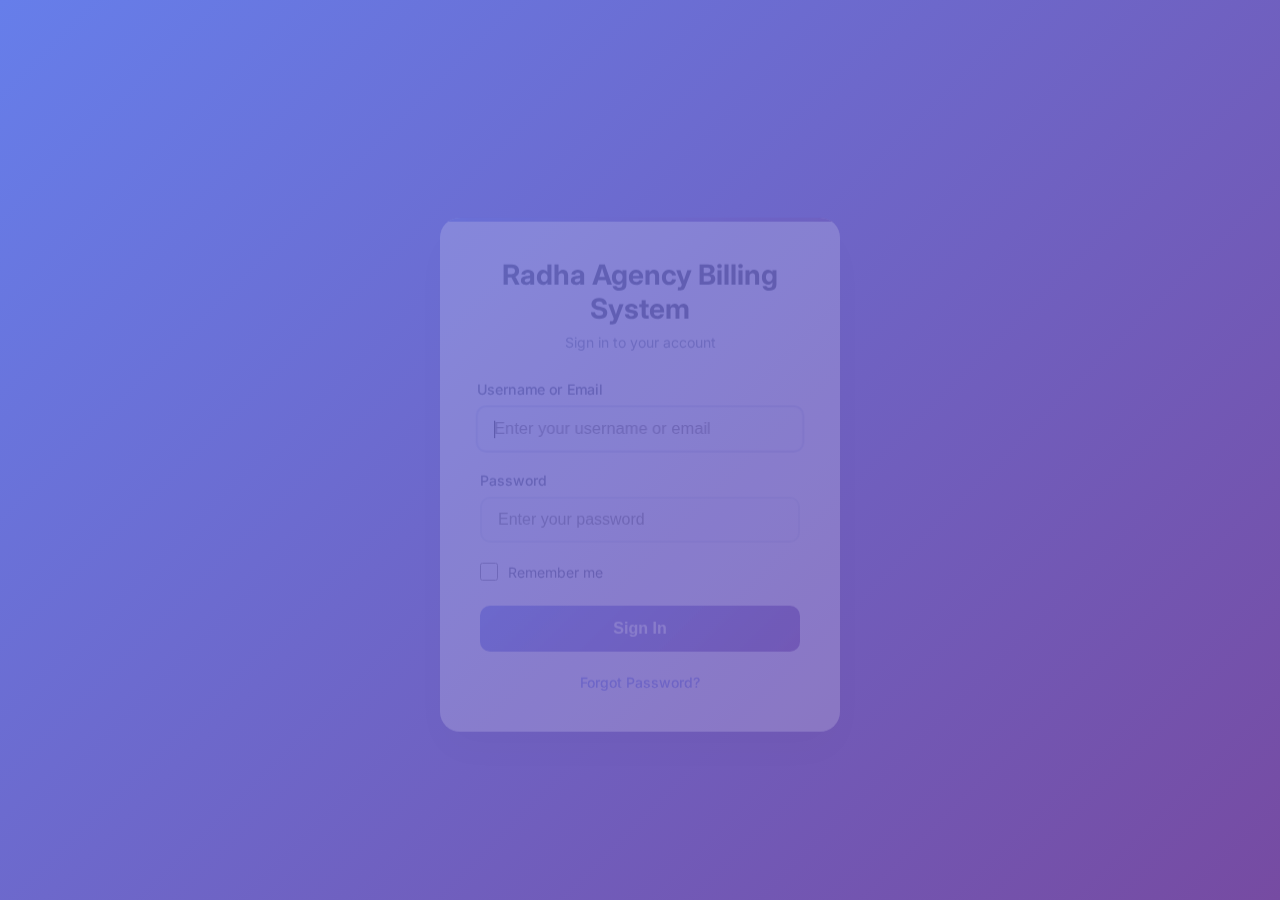
<file: Billing-app/index.html>
<!DOCTYPE html>
<html lang="en">
<head>
    <meta charset="UTF-8">
    <meta name="viewport" content="width=device-width, initial-scale=1.0">
    <title>Distributor Billing App</title>
    <meta http-equiv="refresh" content="0; url=Frontend/login.html">
    <style>
        body {
            font-family: 'Inter', -apple-system, BlinkMacSystemFont, 'Segoe UI', Roboto, sans-serif;
            background: linear-gradient(135deg, #0a0a1f 0%, #3b82f6 100%);
            margin: 0;
            padding: 0;
            display: flex;
            align-items: center;
            justify-content: center;
            min-height: 100vh;
            color: white;
        }
        .loading {
            text-align: center;
        }
        .spinner {
            width: 40px;
            height: 40px;
            border: 4px solid rgba(255, 255, 255, 0.3);
            border-top: 4px solid white;
            border-radius: 50%;
            animation: spin 1s linear infinite;
            margin: 0 auto 20px;
        }
        @keyframes spin {
            0% { transform: rotate(0deg); }
            100% { transform: rotate(360deg); }
        }
    </style>
</head>
<body>
    <div class="loading">
        <div class="spinner"></div>
        <h2>Loading Distributor Billing App...</h2>
        <p>Redirecting to dashboard...</p>
    </div>
</body>
</html>
</file>
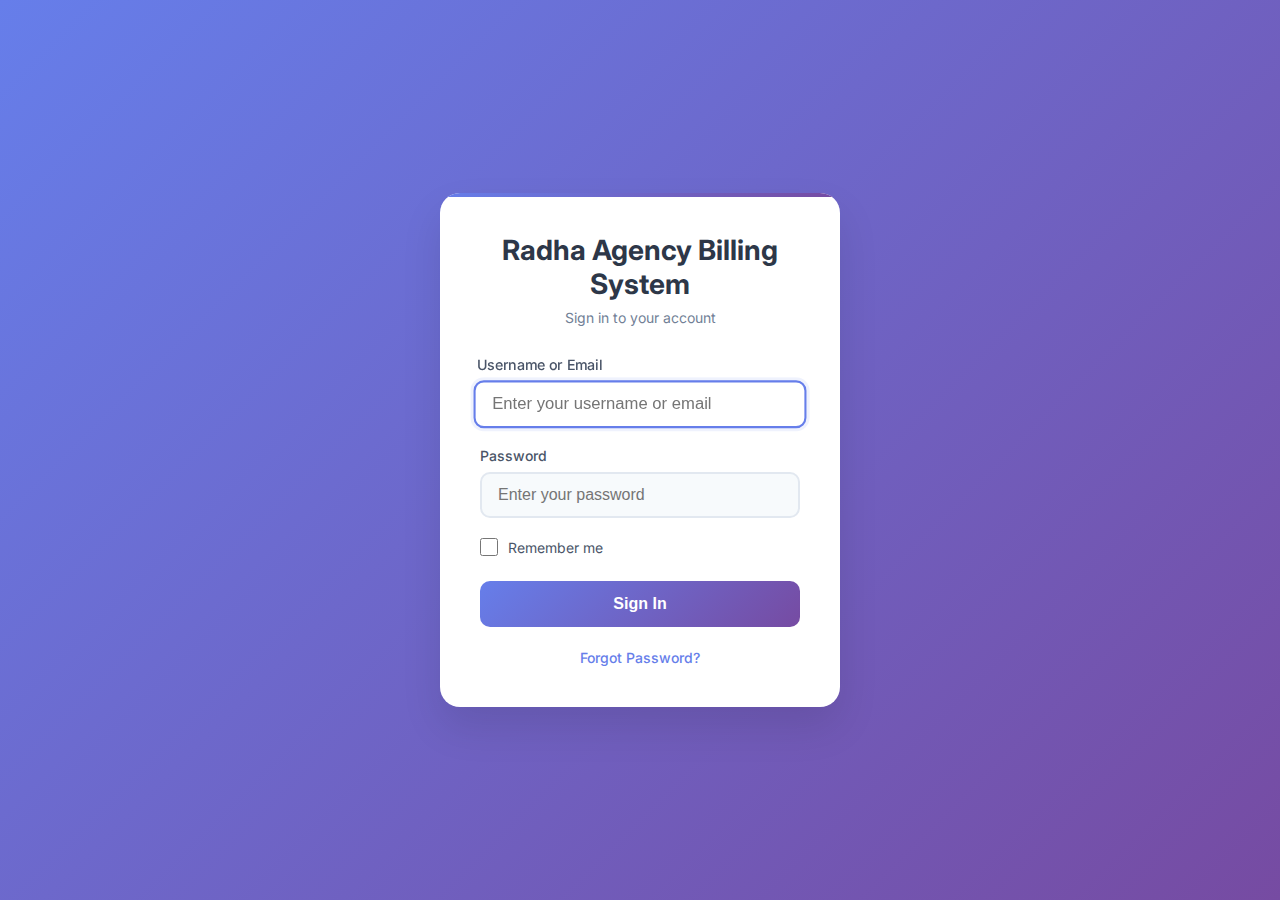
<file: Billing-app/Frontend/login.html>
<!DOCTYPE html>
<html lang="en">
<head>
    <meta charset="UTF-8">
    <meta name="viewport" content="width=device-width, initial-scale=1.0">
    <title>Distributor Billing App - Login</title>
    <link rel="manifest" href="../static/manifest.json">
    <link rel="preconnect" href="https://fonts.googleapis.com">
    <link rel="preconnect" href="https://fonts.gstatic.com" crossorigin>
    <link href="https://fonts.googleapis.com/css2?family=Inter:wght@300;400;500;600;700&display=swap" rel="stylesheet">
    <style>
        * {
            margin: 0;
            padding: 0;
            box-sizing: border-box;
        }

        body {
            font-family: 'Inter', -apple-system, BlinkMacSystemFont, 'Segoe UI', Roboto, sans-serif;
            background: linear-gradient(135deg, #667eea 0%, #764ba2 100%);
            min-height: 100vh;
            display: flex;
            align-items: center;
            justify-content: center;
            padding: 20px;
        }

        .login-container {
            background: white;
            border-radius: 20px;
            box-shadow: 0 20px 40px rgba(0, 0, 0, 0.1);
            padding: 40px;
            width: 100%;
            max-width: 400px;
            position: relative;
            overflow: hidden;
        }

        .login-container::before {
            content: '';
            position: absolute;
            top: 0;
            left: 0;
            right: 0;
            height: 4px;
            background: linear-gradient(90deg, #667eea, #764ba2);
        }

        .logo {
            text-align: center;
            margin-bottom: 30px;
        }

        .logo h1 {
            color: #2d3748;
            font-size: 28px;
            font-weight: 700;
            margin-bottom: 8px;
        }

        .logo p {
            color: #718096;
            font-size: 14px;
            font-weight: 400;
        }

        .form-group {
            margin-bottom: 20px;
        }

        .form-group label {
            display: block;
            margin-bottom: 8px;
            color: #4a5568;
            font-weight: 500;
            font-size: 14px;
        }

        .input-field {
            width: 100%;
            padding: 12px 16px;
            border: 2px solid #e2e8f0;
            border-radius: 10px;
            font-size: 16px;
            transition: all 0.3s ease;
            background: #f7fafc;
        }

        .input-field:focus {
            outline: none;
            border-color: #667eea;
            background: white;
            box-shadow: 0 0 0 3px rgba(102, 126, 234, 0.1);
        }

        .input-field:hover {
            border-color: #cbd5e0;
        }

        .checkbox-group {
            display: flex;
            align-items: center;
            margin-bottom: 25px;
        }

        .checkbox-group input[type="checkbox"] {
            width: 18px;
            height: 18px;
            margin-right: 10px;
            accent-color: #667eea;
        }

        .checkbox-group label {
            color: #4a5568;
            font-size: 14px;
            font-weight: 400;
            margin: 0;
        }

        .login-btn {
            width: 100%;
            padding: 14px;
            background: linear-gradient(135deg, #667eea 0%, #764ba2 100%);
            color: white;
            border: none;
            border-radius: 10px;
            font-size: 16px;
            font-weight: 600;
            cursor: pointer;
            transition: all 0.3s ease;
            margin-bottom: 20px;
        }

        .login-btn:hover {
            transform: translateY(-2px);
            box-shadow: 0 10px 20px rgba(102, 126, 234, 0.3);
        }

        .login-btn:active {
            transform: translateY(0);
        }

        .forgot-password {
            text-align: center;
        }

        .forgot-password a {
            color: #667eea;
            text-decoration: none;
            font-size: 14px;
            font-weight: 500;
            transition: color 0.3s ease;
        }

        .forgot-password a:hover {
            color: #764ba2;
            text-decoration: underline;
        }

        .error-message {
            background: #fed7d7;
            color: #c53030;
            padding: 12px;
            border-radius: 8px;
            margin-bottom: 20px;
            font-size: 14px;
            display: none;
        }

        .success-message {
            background: #c6f6d5;
            color: #2f855a;
            padding: 12px;
            border-radius: 8px;
            margin-bottom: 20px;
            font-size: 14px;
            display: none;
        }

        /* Loading state */
        .login-btn.loading {
            background: #a0aec0;
            cursor: not-allowed;
        }

        .login-btn.loading::after {
            content: '';
            display: inline-block;
            width: 16px;
            height: 16px;
            border: 2px solid transparent;
            border-top: 2px solid white;
            border-radius: 50%;
            animation: spin 1s linear infinite;
            margin-left: 8px;
        }

        @keyframes spin {
            0% { transform: rotate(0deg); }
            100% { transform: rotate(360deg); }
        }

        /* Mobile responsiveness */
        @media (max-width: 480px) {
            .login-container {
                padding: 30px 20px;
                margin: 10px;
            }

            .logo h1 {
                font-size: 24px;
            }

            .input-field {
                padding: 10px 14px;
                font-size: 16px;
            }

            .login-btn {
                padding: 12px;
            }
        }

        /* Animation for form appearance */
        .login-container {
            animation: slideUp 0.6s ease-out;
        }

        @keyframes slideUp {
            from {
                opacity: 0;
                transform: translateY(30px);
            }
            to {
                opacity: 1;
                transform: translateY(0);
            }
        }

        /* Input focus animation */
        .input-field:focus {
            transform: scale(1.02);
        }

        /* Button ripple effect */
        .login-btn {
            position: relative;
            overflow: hidden;
        }

        .login-btn::before {
            content: '';
            position: absolute;
            top: 50%;
            left: 50%;
            width: 0;
            height: 0;
            border-radius: 50%;
            background: rgba(255, 255, 255, 0.3);
            transform: translate(-50%, -50%);
            transition: width 0.6s, height 0.6s;
        }

        .login-btn:active::before {
            width: 300px;
            height: 300px;
        }
    </style>
</head>
<body>
    <div class="login-container">
        <div class="logo">
            <h1>Radha Agency Billing System</h1>
            <p>Sign in to your account</p>
        </div>

        <div class="error-message" id="errorMessage"></div>
        <div class="success-message" id="successMessage"></div>

        <form id="loginForm">
            <div class="form-group">
                <label for="username">Username or Email</label>
                <input 
                    type="text" 
                    id="username" 
                    name="username" 
                    class="input-field" 
                    placeholder="Enter your username or email"
                    required
                >
            </div>

            <div class="form-group">
                <label for="password">Password</label>
                <input 
                    type="password" 
                    id="password" 
                    name="password" 
                    class="input-field" 
                    placeholder="Enter your password"
                    required
                >
            </div>

            <div class="checkbox-group">
                <input type="checkbox" id="rememberMe" name="rememberMe">
                <label for="rememberMe">Remember me</label>
            </div>

            <button type="submit" class="login-btn" id="loginBtn">
                Sign In
            </button>
        </form>

        <div class="forgot-password">
            <a href="#" id="forgotPasswordLink">Forgot Password?</a>
        </div>
    </div>

    <script>
        document.addEventListener('DOMContentLoaded', function() {
            const loginForm = document.getElementById('loginForm');
            const loginBtn = document.getElementById('loginBtn');
            const errorMessage = document.getElementById('errorMessage');
            const successMessage = document.getElementById('successMessage');
            const forgotPasswordLink = document.getElementById('forgotPasswordLink');

            // Form submission
            loginForm.addEventListener('submit', function(e) {
                e.preventDefault();
                
                const username = document.getElementById('username').value.trim();
                const password = document.getElementById('password').value.trim();
                const rememberMe = document.getElementById('rememberMe').checked;

                // Hide previous messages
                errorMessage.style.display = 'none';
                successMessage.style.display = 'none';

                // Basic validation
                if (!username || !password) {
                    showError('Please fill in all required fields.');
                    return;
                }

                // Show loading state
                loginBtn.classList.add('loading');
                loginBtn.textContent = 'Signing In...';
                loginBtn.disabled = true;

                // Simulate login process
                setTimeout(() => {
                    // Check for hardcoded credentials
                    if (username === 'admin' && password === '123') {
                        showSuccess('Login successful! Redirecting...');
                        
                        // Redirect to dashboard
                        setTimeout(() => {
                            window.location.href = 'dashboard.html';
                        }, 1500);
                    } else {
                        showError('Invalid username or password. Please try again.');
                        resetLoginButton();
                    }
                }, 1500);
            });

            // Forgot password link
            forgotPasswordLink.addEventListener('click', function(e) {
                e.preventDefault();
                showSuccess('Password reset link sent to your email!');
            });

            // Input field animations
            const inputFields = document.querySelectorAll('.input-field');
            inputFields.forEach(input => {
                input.addEventListener('focus', function() {
                    this.parentElement.style.transform = 'scale(1.02)';
                });

                input.addEventListener('blur', function() {
                    this.parentElement.style.transform = 'scale(1)';
                });
            });

            // Helper functions
            function showError(message) {
                errorMessage.textContent = message;
                errorMessage.style.display = 'block';
                resetLoginButton();
            }

            function showSuccess(message) {
                successMessage.textContent = message;
                successMessage.style.display = 'block';
            }

            function resetLoginButton() {
                loginBtn.classList.remove('loading');
                loginBtn.textContent = 'Sign In';
                loginBtn.disabled = false;
            }

            // Add ripple effect to button
            loginBtn.addEventListener('click', function(e) {
                const rect = this.getBoundingClientRect();
                const x = e.clientX - rect.left;
                const y = e.clientY - rect.top;
                
                const ripple = document.createElement('span');
                ripple.style.position = 'absolute';
                ripple.style.left = x + 'px';
                ripple.style.top = y + 'px';
                ripple.style.width = '0';
                ripple.style.height = '0';
                ripple.style.borderRadius = '50%';
                ripple.style.background = 'rgba(255, 255, 255, 0.3)';
                ripple.style.transform = 'translate(-50%, -50%)';
                ripple.style.transition = 'width 0.6s, height 0.6s';
                
                this.appendChild(ripple);
                
                setTimeout(() => {
                    ripple.style.width = '300px';
                    ripple.style.height = '300px';
                }, 10);
                
                setTimeout(() => {
                    ripple.remove();
                }, 600);
            });

            // Auto-focus on username field
            document.getElementById('username').focus();
        });
    </script>

    <!-- Service Worker Registration -->
    <script>
        if ('serviceWorker' in navigator) {
            window.addEventListener('load', () => {
                navigator.serviceWorker.register('../static/js/service-worker.js')
                    .then((registration) => {
                        console.log('Service Worker registered successfully:', registration.scope);
                        
                        // Check for updates
                        registration.addEventListener('updatefound', () => {
                            const newWorker = registration.installing;
                            newWorker.addEventListener('statechange', () => {
                                if (newWorker.state === 'installed' && navigator.serviceWorker.controller) {
                                    // New service worker available
                                    if (confirm('A new version is available. Reload to update?')) {
                                        window.location.reload();
                                    }
                                }
                            });
                        });
                    })
                    .catch((error) => {
                        console.error('Service Worker registration failed:', error);
                    });
            });
        }
    </script>
</body>
</html>
</file>
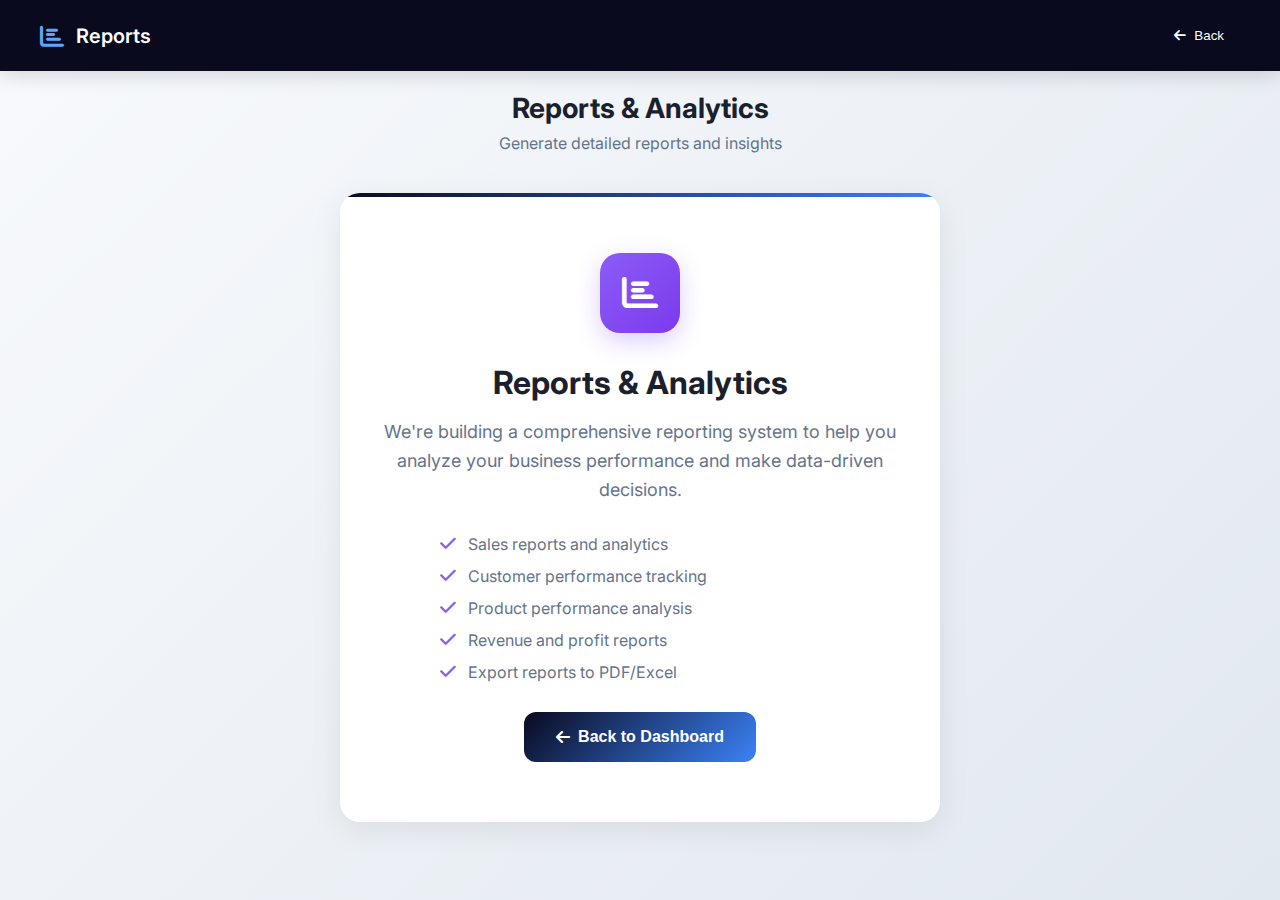
<file: Billing-app/Frontend/reports.html>
<!DOCTYPE html>
<html lang="en">
<head>
    <meta charset="UTF-8">
    <meta name="viewport" content="width=device-width, initial-scale=1.0, user-scalable=no">
    <title>Reports - Distributor Billing App</title>
    <link rel="manifest" href="../static/manifest.json">
    <link rel="preconnect" href="https://fonts.googleapis.com">
    <link rel="preconnect" href="https://fonts.gstatic.com" crossorigin>
    <link href="https://fonts.googleapis.com/css2?family=Inter:wght@300;400;500;600;700&display=swap" rel="stylesheet">
    <link href="https://cdnjs.cloudflare.com/ajax/libs/font-awesome/6.4.0/css/all.min.css" rel="stylesheet">
    <style>
        * {
            margin: 0;
            padding: 0;
            box-sizing: border-box;
        }

        body {
            font-family: 'Inter', -apple-system, BlinkMacSystemFont, 'Segoe UI', Roboto, sans-serif;
            background: linear-gradient(135deg, #f8fafc 0%, #e2e8f0 100%);
            min-height: 100vh;
            color: #1a202c;
            overflow-x: hidden;
            -webkit-font-smoothing: antialiased;
            -moz-osx-font-smoothing: grayscale;
        }

        /* App Container */
        .app-container {
            min-height: 100vh;
            display: flex;
            flex-direction: column;
            background: linear-gradient(135deg, #f8fafc 0%, #e2e8f0 100%);
        }

        /* Header */
        .app-header {
            background: #0a0a1f;
            color: white;
            padding: 20px;
            box-shadow: 0 4px 20px rgba(10, 10, 31, 0.15);
            position: sticky;
            top: 0;
            z-index: 100;
        }

        .header-content {
            display: flex;
            align-items: center;
            justify-content: space-between;
            max-width: 1200px;
            margin: 0 auto;
        }

        .app-title {
            font-size: 20px;
            font-weight: 600;
            display: flex;
            align-items: center;
            gap: 12px;
        }

        .app-title i {
            color: #60a5fa;
            font-size: 24px;
        }

        .back-btn {
            background: none;
            border: none;
            color: white;
            cursor: pointer;
            padding: 8px 16px;
            border-radius: 8px;
            font-weight: 500;
            display: flex;
            align-items: center;
            gap: 8px;
            transition: all 0.3s ease;
        }

        .back-btn:hover {
            background: rgba(255, 255, 255, 0.1);
        }

        /* Main Content */
        .main-content {
            flex: 1;
            padding: 20px;
            max-width: 1200px;
            margin: 0 auto;
            width: 100%;
        }

        .page-title {
            text-align: center;
            margin-bottom: 30px;
        }

        .page-title h1 {
            font-size: 28px;
            font-weight: 700;
            color: #1a202c;
            margin-bottom: 8px;
        }

        .page-title p {
            font-size: 16px;
            color: #64748b;
            font-weight: 400;
        }

        /* Coming Soon Section */
        .coming-soon {
            background: white;
            border-radius: 20px;
            box-shadow: 0 8px 32px rgba(0, 0, 0, 0.08);
            padding: 60px 40px;
            text-align: center;
            margin: 40px auto;
            max-width: 600px;
            position: relative;
            overflow: hidden;
        }

        .coming-soon::before {
            content: '';
            position: absolute;
            top: 0;
            left: 0;
            right: 0;
            height: 4px;
            background: linear-gradient(90deg, #0a0a1f, #3b82f6);
        }

        .coming-soon-icon {
            width: 80px;
            height: 80px;
            border-radius: 20px;
            background: linear-gradient(135deg, #8b5cf6 0%, #7c3aed 100%);
            display: flex;
            align-items: center;
            justify-content: center;
            font-size: 36px;
            color: white;
            margin: 0 auto 30px;
            box-shadow: 0 8px 24px rgba(139, 92, 246, 0.3);
        }

        .coming-soon h2 {
            font-size: 32px;
            font-weight: 700;
            color: #1a202c;
            margin-bottom: 16px;
        }

        .coming-soon p {
            font-size: 18px;
            color: #64748b;
            line-height: 1.6;
            margin-bottom: 30px;
        }

        .features-list {
            text-align: left;
            max-width: 400px;
            margin: 0 auto 30px;
        }

        .features-list li {
            font-size: 16px;
            color: #64748b;
            margin-bottom: 12px;
            display: flex;
            align-items: center;
            gap: 12px;
        }

        .features-list i {
            color: #8b5cf6;
            font-size: 18px;
        }

        .back-to-dashboard {
            background: linear-gradient(135deg, #0a0a1f 0%, #3b82f6 100%);
            color: white;
            border: none;
            padding: 16px 32px;
            border-radius: 12px;
            font-size: 16px;
            font-weight: 600;
            cursor: pointer;
            transition: all 0.3s ease;
            display: inline-flex;
            align-items: center;
            gap: 8px;
        }

        .back-to-dashboard:hover {
            transform: translateY(-2px);
            box-shadow: 0 8px 24px rgba(10, 10, 31, 0.3);
        }

        /* Mobile Responsiveness */
        @media (max-width: 768px) {
            .app-header {
                padding: 16px;
            }

            .header-content {
                flex-direction: column;
                gap: 16px;
                text-align: center;
            }

            .app-title {
                font-size: 18px;
            }

            .main-content {
                padding: 16px;
            }

            .page-title h1 {
                font-size: 24px;
            }

            .coming-soon {
                padding: 40px 20px;
                margin: 20px auto;
            }

            .coming-soon h2 {
                font-size: 24px;
            }

            .coming-soon p {
                font-size: 16px;
            }

            .coming-soon-icon {
                width: 60px;
                height: 60px;
                font-size: 28px;
            }
        }

        @media (max-width: 480px) {
            .coming-soon {
                padding: 30px 16px;
            }

            .features-list {
                text-align: center;
            }
        }

        /* Animation */
        .coming-soon {
            animation: fadeInUp 0.6s ease-out;
        }

        @keyframes fadeInUp {
            from {
                opacity: 0;
                transform: translateY(30px);
            }
            to {
                opacity: 1;
                transform: translateY(0);
            }
        }
    </style>
</head>
<body>
    <div class="app-container">
        <!-- Header -->
        <header class="app-header">
            <div class="header-content">
                <div class="app-title">
                    <i class="fas fa-chart-bar"></i>
                    <span>Reports</span>
                </div>
                <button class="back-btn" id="backBtn">
                    <i class="fas fa-arrow-left"></i>
                    <span>Back</span>
                </button>
            </div>
        </header>

        <!-- Main Content -->
        <main class="main-content">
            <!-- Page Title -->
            <div class="page-title">
                <h1>Reports & Analytics</h1>
                <p>Generate detailed reports and insights</p>
            </div>

            <!-- Coming Soon Section -->
            <div class="coming-soon">
                <div class="coming-soon-icon">
                    <i class="fas fa-chart-bar"></i>
                </div>
                <h2>Reports & Analytics</h2>
                <p>We're building a comprehensive reporting system to help you analyze your business performance and make data-driven decisions.</p>
                
                <ul class="features-list">
                    <li><i class="fas fa-check"></i> Sales reports and analytics</li>
                    <li><i class="fas fa-check"></i> Customer performance tracking</li>
                    <li><i class="fas fa-check"></i> Product performance analysis</li>
                    <li><i class="fas fa-check"></i> Revenue and profit reports</li>
                    <li><i class="fas fa-check"></i> Export reports to PDF/Excel</li>
                </ul>

                <button class="back-to-dashboard" id="backToDashboard">
                    <i class="fas fa-arrow-left"></i>
                    <span>Back to Dashboard</span>
                </button>
            </div>
        </main>
    </div>

    <script>
        document.addEventListener('DOMContentLoaded', function() {
            const backBtn = document.getElementById('backBtn');
            const backToDashboard = document.getElementById('backToDashboard');

            // Back button functionality
            backBtn.addEventListener('click', function() {
                window.history.back();
            });

            backToDashboard.addEventListener('click', function() {
                window.location.href = 'dashboard.html';
            });
        });
    </script>

    <!-- Service Worker Registration -->
    <script>
        if ('serviceWorker' in navigator) {
            window.addEventListener('load', () => {
                navigator.serviceWorker.register('../static/js/service-worker.js')
                    .then((registration) => {
                        console.log('Service Worker registered successfully:', registration.scope);
                        
                        // Check for updates
                        registration.addEventListener('updatefound', () => {
                            const newWorker = registration.installing;
                            newWorker.addEventListener('statechange', () => {
                                if (newWorker.state === 'installed' && navigator.serviceWorker.controller) {
                                    // New service worker available
                                    if (confirm('A new version is available. Reload to update?')) {
                                        window.location.reload();
                                    }
                                }
                            });
                        });
                    })
                    .catch((error) => {
                        console.error('Service Worker registration failed:', error);
                    });
            });
        }
    </script>
</body>
</html>
</file>
